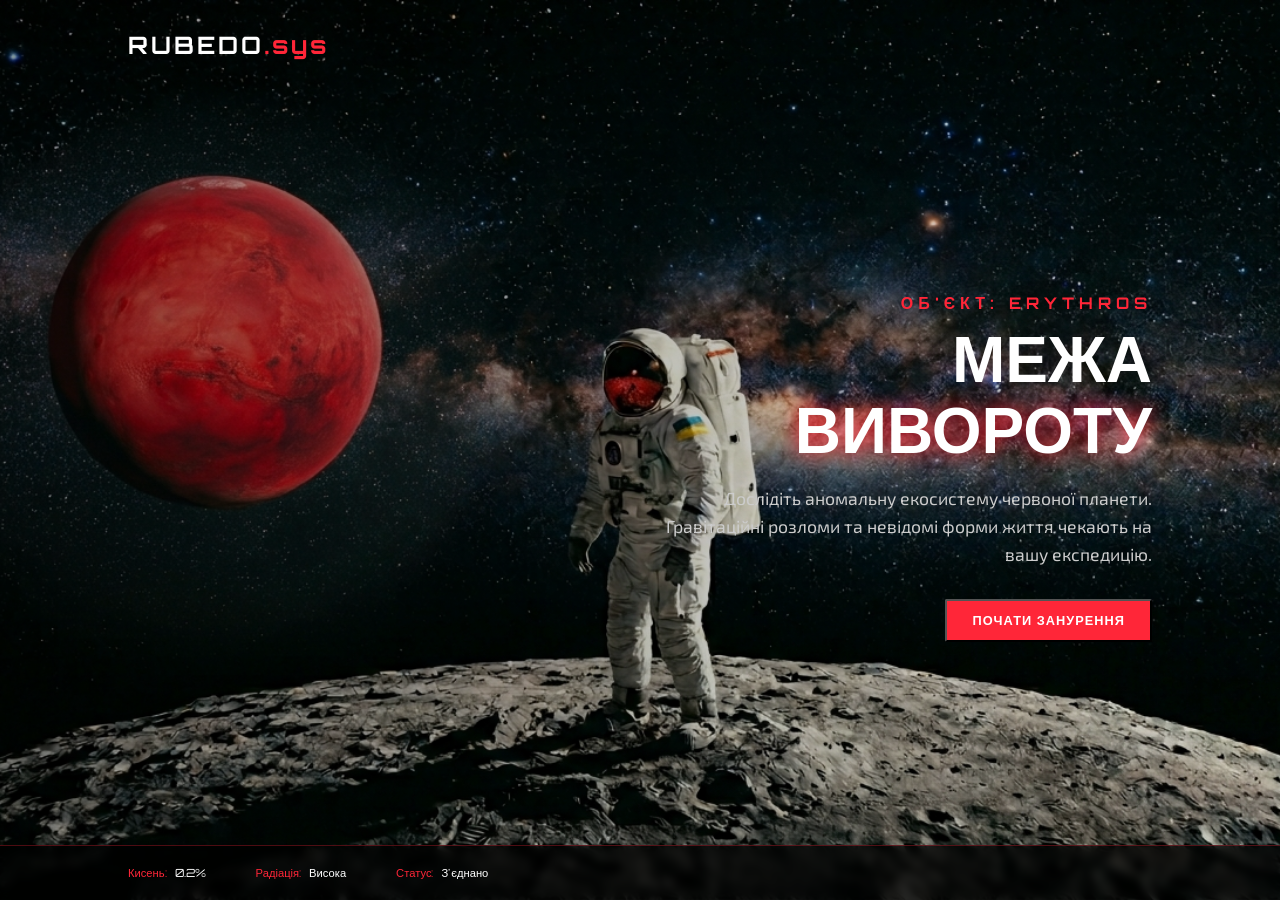
<file: index.html>
<!DOCTYPE html>
<html lang="uk">
<head>
    <meta charset="UTF-8">
    <meta name="viewport" content="width=device-width, initial-scale=1.0">
    <title>Erythros | Project Rubedo</title>
    <link rel="stylesheet" href="styles/common.css">
    <link rel="stylesheet" href="styles/main.css">
</head>
<body>
    <!-- Блок космонавта -->
    <div id="intro-overlay" class="hidden-overlay">
        <div class="terminal-text" id="typewriter"></div>
        <button id="confirm-entry" class="hidden">ПІДТВЕРДИТИ ВХІД</button>
    </div>

    <!-- Головний екран -->
    <div id="main-hero" class="hero">
        <nav class="navbar">
            <div class="logo">RUBEDO<span>.sys</span></div>
        </nav>

        <div class="container">
            <div class="hero-text" id="hero-content">
                <h2 class="subtitle">ОБ'ЄКТ: ERYTHROS</h2>
                <h1 class="main-title">Межа <br><span>Вивороту</span></h1>
                <p class="description">
                    Дослідіть аномальну екосистему червоної планети. 
                    Гравітаційні розломи та невідомі форми життя чекають на вашу експедицію.
                </p>
                <div class="cta-group">
                    <button id="dive-btn" class="btn btn-primary">Почати занурення</button>
                </div>
            </div>
        </div>

        <div class="stats-bar">
            <div class="stat-item"><span>Кисень:</span> 0.2%</div>
            <div class="stat-item"><span>Радіація:</span> Висока</div>
            <div class="stat-item"><span>Статус:</span> З'єднано</div>
        </div>

        <!-- Аудіо -->
        <audio id="intro" src="audio/songs/eulogy intro.mp3" autoplay loop></audio>
        <audio id="radio-noise" src="audio/radio-noise.wav" loop></audio>
        <audio id="erythros-entrance" src="audio/erythros-entrance.mp3"></audio>
    </div>
   <script src="scripts/utils/typeEffects.js"></script>
    <script src="scripts/main.js"></script>
</body>
</html>
</file>
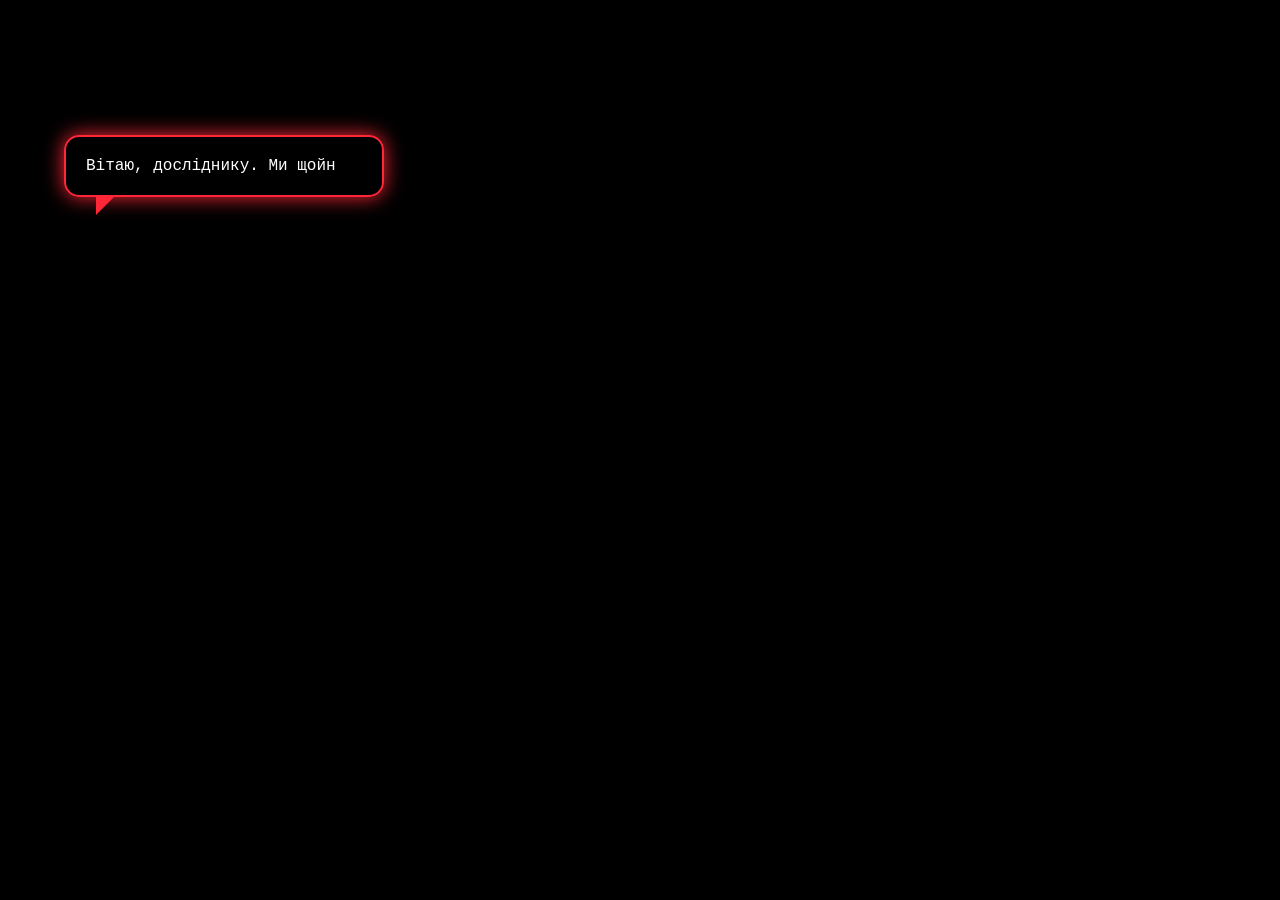
<file: forest.html>
<!DOCTYPE html>
<html lang="uk">
<head>
    <meta charset="UTF-8">
    <meta name="viewport" content="width=device-width, initial-scale=1.0">
    <title>Red Sector - Forest | Erythros</title>
    <link rel="stylesheet" href="styles/common.css">
    <link rel="stylesheet" href="styles/forest.css">
</head>
<body>   
    <div id="forest-screen" class="hidden">
        <div id="glitch-overlay" class="glitch-layer"></div>
        <div class="speech-bubble left">
            <p id="forest-text"></p>
        </div>
        
        <div id="repair-box" class="game-container hidden">
            <h3>ЗВ'ЯЗОК ПЕРЕРВАНО: СИНХРОНІЗАЦІЯ</h3>
            <p>Клацніть на шлюз 5 разів для відновлення сигналу</p>
            <div class="counter">Сигнал: <span id="count">0</span>/5</div>
            <button id="repair-btn">СТАБІЛІЗУВАТИ</button>
        </div>
    </div>

    <div id="space-screen" class="hero">
        <div class="speech-bubble left">
            <p id="welcome-text"></p>
        </div>
    </div>

    <!-- Квест із навушниками -->
    <div id="headphones-choice" class="choice-container hidden">
        <img src="images/headphones.webp" alt="Headphones" class="headphones-img">
        <h3>УВАГА: МЕНТАЛЬНА ЗАГРОЗА</h3>
        <p>Взяти навушники для захисту розуму?</p>
        <div class="poll-btns">
            <button onclick="handleHeadphones(true)">ВЗЯТИ</button>
            <button onclick="handleHeadphones(false)">ВІДМОВИТИСЬ</button>
        </div>
    </div>

    <!-- Кнопка продовження -->
    <button id="continue-btn" class="btn-primary hidden">ПРОДОВЖИТИ ШЛЯХ</button>

    <!-- Аудіо -->
    <audio id="kate-bush-song" src="audio/songs/Kate Bush - Running Up The Hill.mp3" loop></audio> 
    <audio id="radio-noise" src="audio/radio-noise.wav" autoplay loop></audio>
    <audio id="red-sector-entrance" src="audio/red-sector-entrance.mp3"></audio>
    <audio id="signal-repair-request" src="audio/forest/signal-repair-request.mp3"></audio>
    <audio id="warning-speach" src="audio/forest/warning-speach.mp3"></audio>
    <audio id="choise-refuse" src="audio/forest/choise-refuse.mp3"></audio>
    <audio id="choise-confirm" src="audio/forest/choise-confirm.mp3"></audio>
</div>
   <script src="scripts/utils/typeEffects.js"></script>
   <script src="scripts/forest.js"></script>
</body>
</html>
</file>
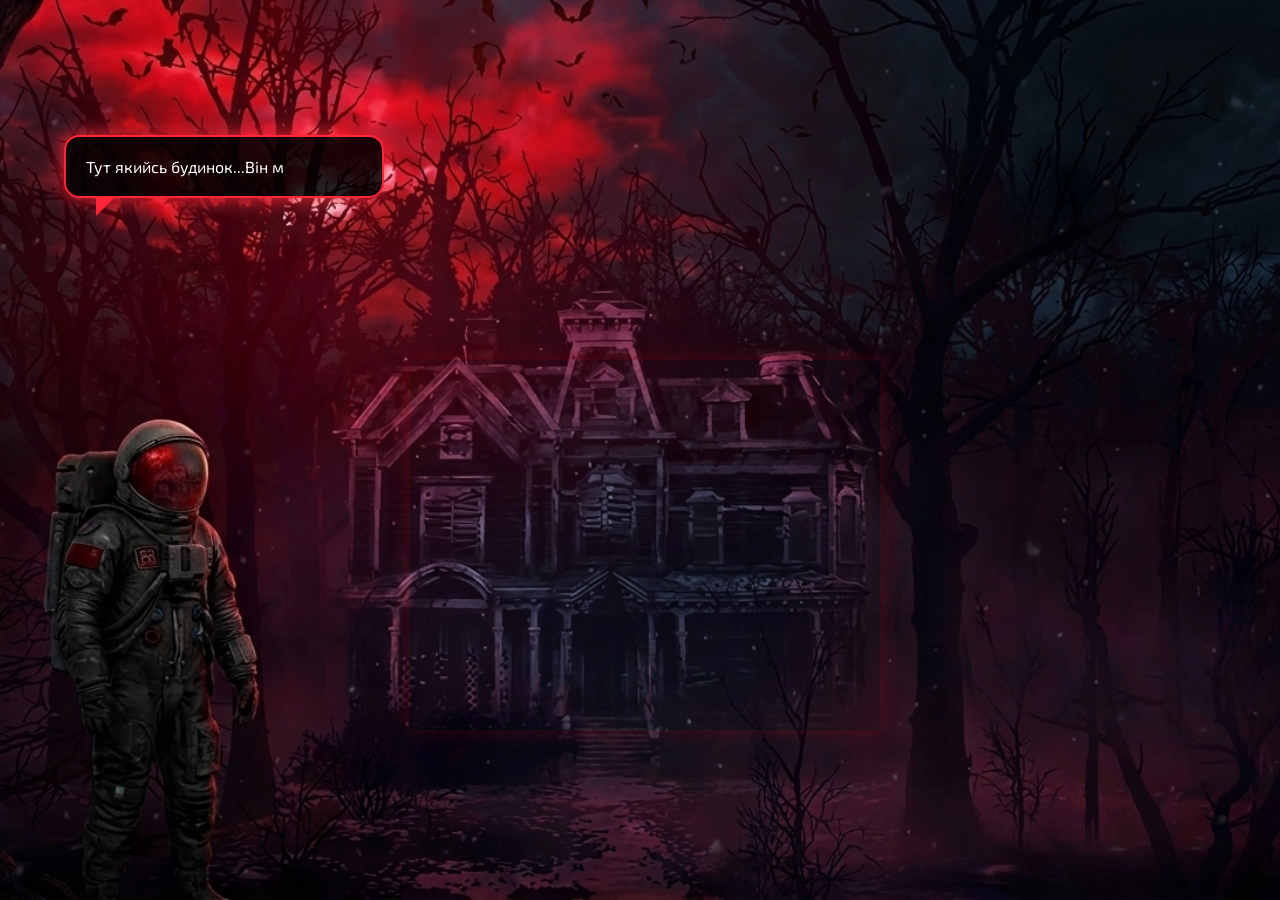
<file: mansion.html>
<!DOCTYPE html>
<html lang="uk">
<head>
    <meta charset="UTF-8">
    <meta name="viewport" content="width=device-width, initial-scale=1.0">
    <title>Mansion | Project Rubedo</title>
    <link rel="stylesheet" href="styles/common.css">
    <link rel="stylesheet" href="styles/mansion.css">
</head>
<body>    
    <div id="mansion-scene" class="portal-container">
        <div id="intro-overlay" class="hidden-overlay">
            <div class="terminal-text" id="typewriter"></div>
        </div>
        <div class="speech-bubble">
            <p id="speech-text"></p>
        </div>
        <div class="house-image" id="house"></div>
    </div>
    
    <audio id="song" src="audio/songs/Kate Bush - Running Up The Hill.mp3" autoplay loop></audio>
    <audio id="warning-speech" src="audio/mansion/warning-speech.mp3"></audio>
    <audio id="alarm-speech" src="audio/mansion/alarm-speech.mp3"></audio>
    <audio id="subject-missing" src="audio/mansion/subject-missing.mp3"></audio>
        
    <script src="scripts/utils/typeEffects.js"></script>
    <script src="scripts/mansion.js"></script>
</body>
</html>
</file>
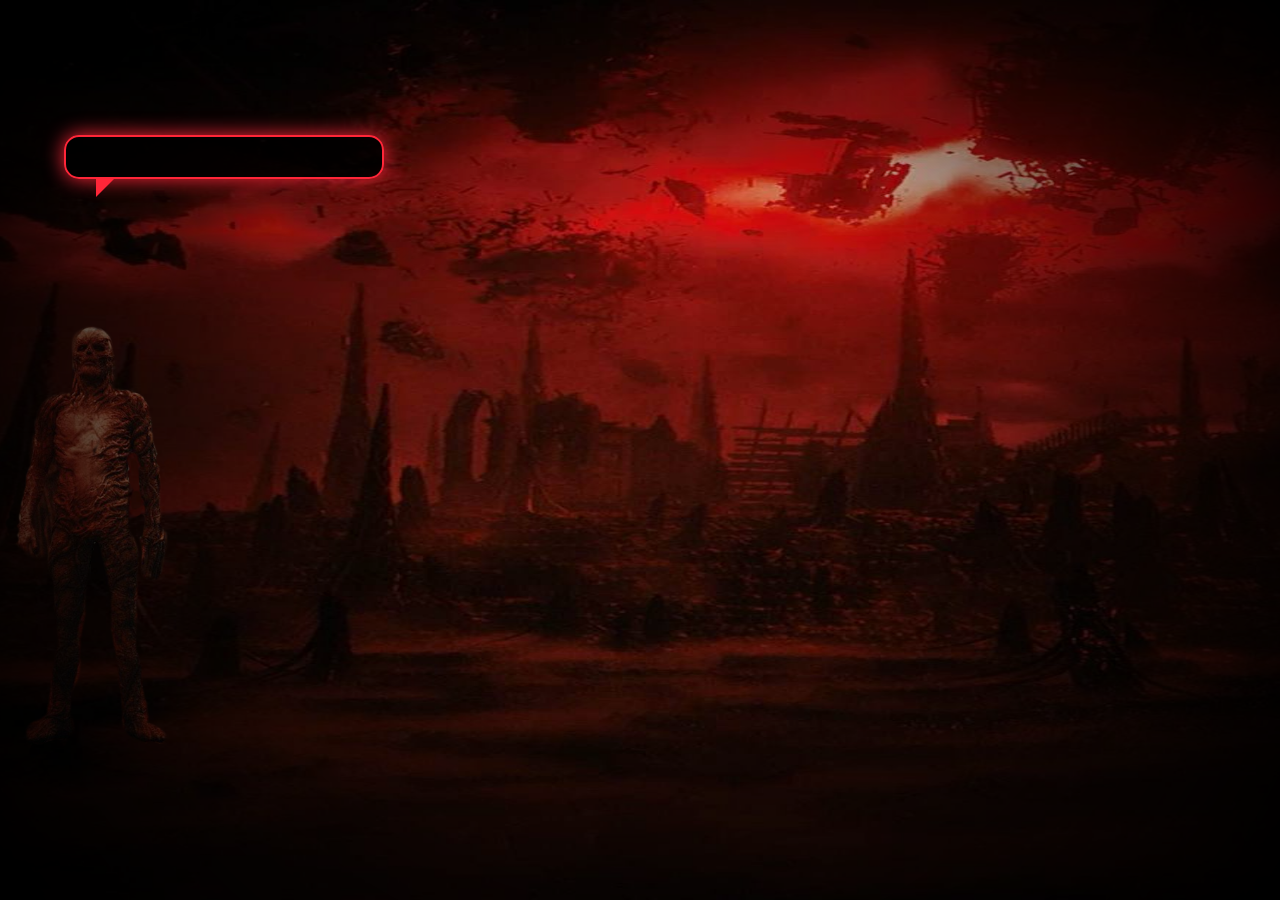
<file: upsidedown.html>
<!DOCTYPE html>
<html lang="uk">
<head>
    <meta charset="UTF-8">
    <meta name="viewport" content="width=device-width, initial-scale=1.0">
    <title>Vecna's Curse | Project Rubedo</title>
    <link rel="stylesheet" href="styles/common.css">
    <link rel="stylesheet" href="styles/upsidedown.css">
</head>
<body>
    <div id="vecna-scene">
        <div class="vignette"></div>
        <div id="glitch-bg" class="glitch-overlay"></div>
        
        <div class="vecna-bubble">
           <p id="speech-text"></p>
        </div>

        <div class="quiz-container">
            <div id="question-box" class="question-card hidden">
                <p id="question-text">Скільки ударів годинника ти чуєш перед тим, як я приходжу за тобою?</p>
                <div class="options" id="options-container">
                </div>
            </div>

            <div id="timer-box" class="timer hidden">
                <span id="seconds">10</span>s
            </div>
        </div>
    </div>

      <!-- Кнопка продовження -->
    <button id="continue-btn" class="btn-primary hidden">ПРОДОВЖИТИ ШЛЯХ</button>

    <audio id="clock" src="audio/clock.mp3" autoplay loop />
    <audio id="scream" src="audio/scream.mp3" />
    <audio id="vecna-voice-1" src="audio/upsidedown/vacnas voice.mp3" />
    <audio id="vecna-voice-2" src="audio/upsidedown/vecnas voice2.mp3" />
    <script src="scripts/utils/typeEffects.js"></script>
    <script src="scripts/upsidedown.js"></script>
</body>
</html>
</file>
<file: styles/common.css>
@import url('https://fonts.googleapis.com/css2?family=Orbitron:wght@400;700&family=Exo+2:wght@300;600&display=swap');

:root {
    --primary-red: #FF2638;
    --text-white: #ffffff;
    --glass-bg: rgba(0, 0, 0, 0.6);
}

* {
    margin: 0;
    padding: 0;
    box-sizing: border-box;
}

body {
    font-family: 'Exo 2', sans-serif;
    background-color: #000;
    color: var(--text-white);
    overflow: hidden; /* Щоб сторінка виглядала як цілісний екран */
}

/* Навігація */
.navbar {
    display: flex;
    justify-content: space-between;
    align-items: center;
    padding: 30px 10%;
}

.logo {
    font-family: 'Orbitron', sans-serif;
    font-size: 1.5rem;
    letter-spacing: 3px;
    font-weight: bold;
}

.logo span { color: var(--primary-red); }

.nav-links {
    list-style: none;
    display: flex;
}

.nav-links li { margin-left: 30px; }

.nav-links a {
    text-decoration: none;
    color: var(--text-white);
    text-transform: uppercase;
    font-size: 0.9rem;
    letter-spacing: 1px;
    transition: 0.3s;
}

.nav-links a:hover { color: var(--primary-red); }

.hidden { display: none !important; }

/* Стилі для блоку overlay */
.hidden-overlay {
    position: fixed;
    top: 0;
    left: 0;
    width: 100%;
    height: 100%;
    background: black;
    display: none; /* Спочатку не існує в потоці */
    flex-direction: column;
    align-items: center;
    justify-content: center;
    z-index: 2000;
    opacity: 0;
    transition: opacity 1.5s ease;
}

.show-overlay {
    display: flex !important;
    opacity: 1 !important;
}

/* Cтилі терміналу та кнопок */
.terminal-text {
    font-family: 'Courier New', monospace;
    color: #FF2638;
    font-size: 1.5rem;
    max-width: 800px;
    text-align: center;
    line-height: 1.6;
    text-shadow: 0 0 10px rgba(255, 38, 56, 0.5);
    min-height: 150px;
}

/* Курсор, що блимає */
.terminal-text::after {
    content: "|";
    animation: blink 0.7s infinite;
}

#continue-btn {
    background: transparent;
    border: 1px solid var(--primary-red);
    color: var(--primary-red);
    padding: 24px 64px;
    font-size: 1rem;
    font-weight: bold;
    text-transform: uppercase;
    cursor: pointer;
    position: absolute;
    top: 45%;
    left: 40%;
    overflow: hidden;
    transition: all 0.4s ease;
    /* Ефект легкого світіння */
    box-shadow: inset 0 0 10px rgba(255, 38, 56, 0.2), 0 0 10px rgba(255, 38, 56, 0.2);
    z-index: 150;
}

#continue-btn:hover {
    background: var(--primary-red);
    color: #000;
    box-shadow: 0 0 40px var(--primary-red);
    transform: scale(1.05);
}
</file>
<file: styles/main.css>
/* Контент зміщуємо вправо, бо планета зліва */
.container {
    flex: 1;
    display: flex;
    align-items: center;
    justify-content: flex-end;
    padding-right: 10%;
}


/* Основний блок з фоном */
.hero {
    height: 100vh;
    width: 100%;
    background: linear-gradient(to right, rgba(0,0,0,0.4), rgba(0,0,0,0.1)), 
                url('../images/space_bg.png') no-repeat center center/cover;
    display: flex;
    flex-direction: column;
}

.hero-text {
    max-width: 500px;
    text-align: right;
}

.subtitle {
    font-family: 'Orbitron', sans-serif;
    color: var(--primary-red);
    letter-spacing: 5px;
    font-size: 1rem;
    margin-bottom: 10px;
}

.main-title {
    font-family: 'Orbitron', sans-serif;
    font-size: 4rem;
    line-height: 1.1;
    margin-bottom: 20px;
    text-transform: uppercase;
}

.main-title span {
    text-shadow: 0 0 20px var(--primary-red);
}

.description {
    font-size: 1.1rem;
    line-height: 1.6;
    margin-bottom: 30px;
    color: #ccc;
}

/* Кнопки */
.cta-group {
    display: flex;
    justify-content: flex-end;
    gap: 20px;
}

.btn {
    padding: 12px 25px;
    text-decoration: none;
    text-transform: uppercase;
    font-weight: bold;
    font-size: 0.8rem;
    letter-spacing: 1px;
    transition: 0.4s;
    border-radius: 2px;
}

.btn-primary {
    background: var(--primary-red);
    color: white;
}

.btn-primary:hover {
    background: #cc1f2d;
    box-shadow: 0 0 25px rgba(255, 38, 56, 0.6);
}

.btn-outline {
    border: 1px solid white;
    color: white;
}

.btn-outline:hover {
    background: white;
    color: black;
}

/* Футер зі статами */
.stats-bar {
    padding: 20px 10%;
    background: rgba(0, 0, 0, 0.7);
    backdrop-filter: blur(5px);
    display: flex;
    gap: 50px;
    font-family: 'Orbitron', sans-serif;
    font-size: 0.7rem;
    border-top: 1px solid rgba(255, 38, 56, 0.3);
}

.stat-item span { color: var(--primary-red); margin-right: 5px; }

/* Стилі для вступної анімації */
/* Ефект зникнення головного тексту */
.fade-out {
    opacity: 0;
    filter: blur(20px);
    transition: opacity 1s ease, filter 1s ease;
    pointer-events: none;
}

@keyframes blink {
    0%, 100% { opacity: 1; }
    50% { opacity: 0; }
}

#start-tour {
    margin-top: 30px;
    padding: 15px 40px;
    background: transparent;
    border: 1px solid #FF2638;
    color: #FF2638;
    cursor: pointer;
    font-family: 'Orbitron', sans-serif;
    letter-spacing: 3px;
    transition: 0.5s;
}

#start-tour:hover {
    background: #FF2638;
    color: black;
    box-shadow: 0 0 30px #FF2638;
}

.content-hidden {
    filter: blur(20px);
    opacity: 0;
    transition: 2s ease-in-out;
}

.content-visible {
    filter: blur(0);
    opacity: 1;
}

.hidden { display: none; }


/* Адаптивність для телефонів */
@media (max-width: 768px) {
    .container { justify-content: center; padding-right: 0; text-align: center; }
    .hero-text { text-align: center; padding: 20px; }
    .main-title { font-size: 2.5rem; }
    .cta-group { justify-content: center; }
    .nav-links { display: none; }
}

#confirm-entry {
    margin-top: 40px;
    background: transparent;
    border: 1px solid var(--primary-red);
    color: var(--primary-red);
    padding: 18px 45px;
    font-family: 'Orbitron', sans-serif;
    font-size: 1rem;
    font-weight: bold;
    letter-spacing: 4px;
    text-transform: uppercase;
    cursor: pointer;
    position: relative;
    overflow: hidden;
    transition: all 0.4s ease;
    /* Ефект легкого світіння */
    box-shadow: inset 0 0 10px rgba(255, 38, 56, 0.2), 0 0 10px rgba(255, 38, 56, 0.2);
}

/* Анімація при наведенні */
#confirm-entry:hover {
    background: var(--primary-red);
    color: #000;
    box-shadow: 0 0 40px var(--primary-red);
    transform: scale(1.05);
}

/* Додаємо "скануючу" смужку, яка проходить крізь кнопку */
#confirm-entry::before {
    content: '';
    position: absolute;
    top: 0;
    left: -100%;
    width: 100%;
    height: 100%;
    background: linear-gradient(
        120deg,
        transparent,
        rgba(255, 38, 56, 0.4),
        transparent
    );
    transition: all 0.6s;
}

#confirm-entry:hover::before {
    left: 100%;
}

/* Пульсація кнопки, щоб привернути увагу */
@keyframes pulse-red {
    0% { box-shadow: 0 0 10px rgba(255, 38, 56, 0.4); }
    50% { box-shadow: 0 0 25px rgba(255, 38, 56, 0.7); }
    100% { box-shadow: 0 0 10px rgba(255, 38, 56, 0.4); }
}

#confirm-entry:not(.hidden) {
    animation: pulse-red 2s infinite;
}
</file>
<file: styles/forest.css>
:root { --red: #FF2638; }

body, html { margin: 0; padding: 0; background: #000; color: white; font-family: 'Courier New', monospace; overflow: hidden; }

/* Ліс */
#forest-screen {
    position: fixed; top: 0; left: 0; width: 100%; height: 100%;
    background: linear-gradient(rgba(0,0,0,0.5), rgba(0,0,0,0.5)), url('../images/forest.png') center/cover;
    display: flex; align-items: center; justify-content: center;
    z-index: 100;
}

/* Глітч */
.glitch-layer {
    position: absolute; top: 0; left: 0; width: 100%; height: 100%;
    background: repeating-linear-gradient(0deg, rgba(255, 38, 56, 0.1) 0px, transparent 2px);
    pointer-events: none; z-index: 110; display: none;
}
.glitch-active { display: block; animation: shake 0.1s infinite; }

@keyframes shake {
    0% { transform: translate(2px, 2px); filter: contrast(150%); }
    50% { transform: translate(-2px, -2px); filter: hue-rotate(45deg); }
    100% { transform: translate(1px, 1px); }
}

/* Хмаринка тексту */
.speech-bubble {
    position: absolute; left: 5%; top: 15%;
    background: rgba(0, 0, 0, 0.85);
    border: 2px solid var(--red);
    padding: 20px; width: 320px; border-radius: 15px;
    box-shadow: 0 0 20px var(--red);
    z-index: 120;
}

.speech-bubble::after {
    content: ''; position: absolute; bottom: -20px; left: 30px;
    border-width: 20px 20px 0 0; border-style: solid; border-color: var(--red) transparent;
}

/* Контейнер гри */
.game-container {
    background: rgba(10, 0, 0, 0.95); 
    border: 2px solid var(--red);
    padding: 30px; 
    text-align: center; 
    z-index: 200;
}

#repair-btn {
    background: var(--red); color: white; border: none;
    padding: 15px 30px; cursor: pointer; font-weight: bold; margin-top: 15px;
}

/* Контейнер вибору */
.choice-container {
    background: rgba(0, 0, 0, 0.95);
    border: 2px solid var(--red);
    padding: 30px;
    text-align: center;
    z-index: 300;
    max-width: 400px;
    box-shadow: 0 0 40px var(--red);
    position: absolute;
    top: 25%;
    left: 35%;
}

.headphones-img {
    width: 200px;
    border-radius: 10px;
    margin-bottom: 20px;
    border: 1px solid var(--red);
}

.poll-btns button {
    background: transparent;
    border: 1px solid white;
    color: white;
    padding: 10px 25px;
    margin: 10px;
    cursor: pointer;
    font-family: 'Courier New';
    transition: 0.3s;
}

.poll-btns button:hover {
    background: var(--red);
    border-color: var(--red);
}
</file>
<file: styles/mansion.css>
:root { --red: #FF2638; }

.portal-container {
    display: flex;
    flex-direction: column;
    align-items: center;
    background: url('../images/mansion.png') no-repeat center/cover;
    height: 100vh;
}

.speech-bubble {
    position: absolute; left: 5%; top: 15%;
    background: rgba(0, 0, 0, 0.85);
    border: 2px solid var(--red);
    padding: 20px; width: 320px; border-radius: 15px;
    box-shadow: 0 0 20px var(--red);
    z-index: 120;
}

.speech-bubble::after {
    content: ''; position: absolute; bottom: -20px; left: 30px;
    border-width: 20px 20px 0 0; border-style: solid; border-color: var(--red) transparent;
}

.house-image {
    position: absolute;
    top: 40%;
    left: 32%;
    width: 470px;
    height: 370px;
    /* border: 5px solid #222; */
    box-shadow: 0 0 20px rgba(255, 0, 0, 0.2);
    transition: 0.5s;
    cursor: pointer;
}

/* Ефект при наведенні - будинок починає червоніти */
.house-image:hover {
    box-shadow: 0 0 50px red;
    filter: sepia(1) saturate(5) hue-rotate(-50deg);
}

/* Анімація тріщин (глітч) */
@keyframes glitch {
    0% { transform: translate(0); }
    20% { transform: translate(-5px, 5px); }
    40% { transform: translate(-5px, -5px); }
    60% { transform: translate(5px, 5px); }
    80% { transform: translate(5px, -5px); }
    100% { transform: translate(0); }
}

.active-portal {
    animation: glitch 0.2s infinite;
    filter: invert(1) hue-rotate(180deg) !important;
}
</file>
<file: styles/upsidedown.css>
@import url('https://fonts.googleapis.com/css2?family=Orbitron:wght@400;700&family=Special+Elite&display=swap');

:root {
    --red: #FF2638;
}

/* Ефект віньєтки та темряви */
.vignette {
    position: fixed; top: 0; left: 0; width: 100%; height: 100%;
    background: radial-gradient(circle, transparent 30%, black 100%);
    z-index: 5; pointer-events: none;
}

#vecna-scene {
    height: 100vh; display: flex; align-items: center; justify-content: center;
    background: url('../images/upsidedown.png') center/cover; /* Твоє фото лігва Векни */
}

.quiz-container {
    position: relative; z-index: 10; text-align: center; max-width: 600px; padding: 20px;
}

.vecna-bubble {
    position: absolute; left: 5%; top: 15%;
    background: rgba(0, 0, 0, 0.85);
    border: 2px solid var(--red);
    padding: 20px; width: 320px; border-radius: 15px;
    box-shadow: 0 0 20px var(--red);
    z-index: 120;
}

.vecna-bubble::after {
    content: ''; position: absolute; bottom: -20px; left: 30px;
    border-width: 20px 20px 0 0; border-style: solid; border-color: var(--red) transparent;
}

.question-card {
    background: rgba(0, 0, 0, 0.85); border: 1px solid var(--red);
    padding: 30px; border-radius: 5px; box-shadow: 0 0 30px rgba(255, 38, 56, 0.3);
}

.options {
    display: flex; flex-direction: column; gap: 15px; margin-top: 20px;
}

.option-btn {
    background: transparent; border: 1px solid white; color: white;
    padding: 12px; cursor: pointer; transition: 0.3s; font-family: 'Orbitron', sans-serif;
}

.option-btn:hover {
    background: var(--red); border-color: var(--red);
    box-shadow: 0 0 15px var(--red); color: black;
}

.timer {
    margin-top: 20px; font-size: 2rem; color: var(--red);
    animation: pulse 1s infinite;
}

@keyframes pulse {
    0%, 100% { opacity: 1; } 50% { opacity: 0.3; }
}
</file>
